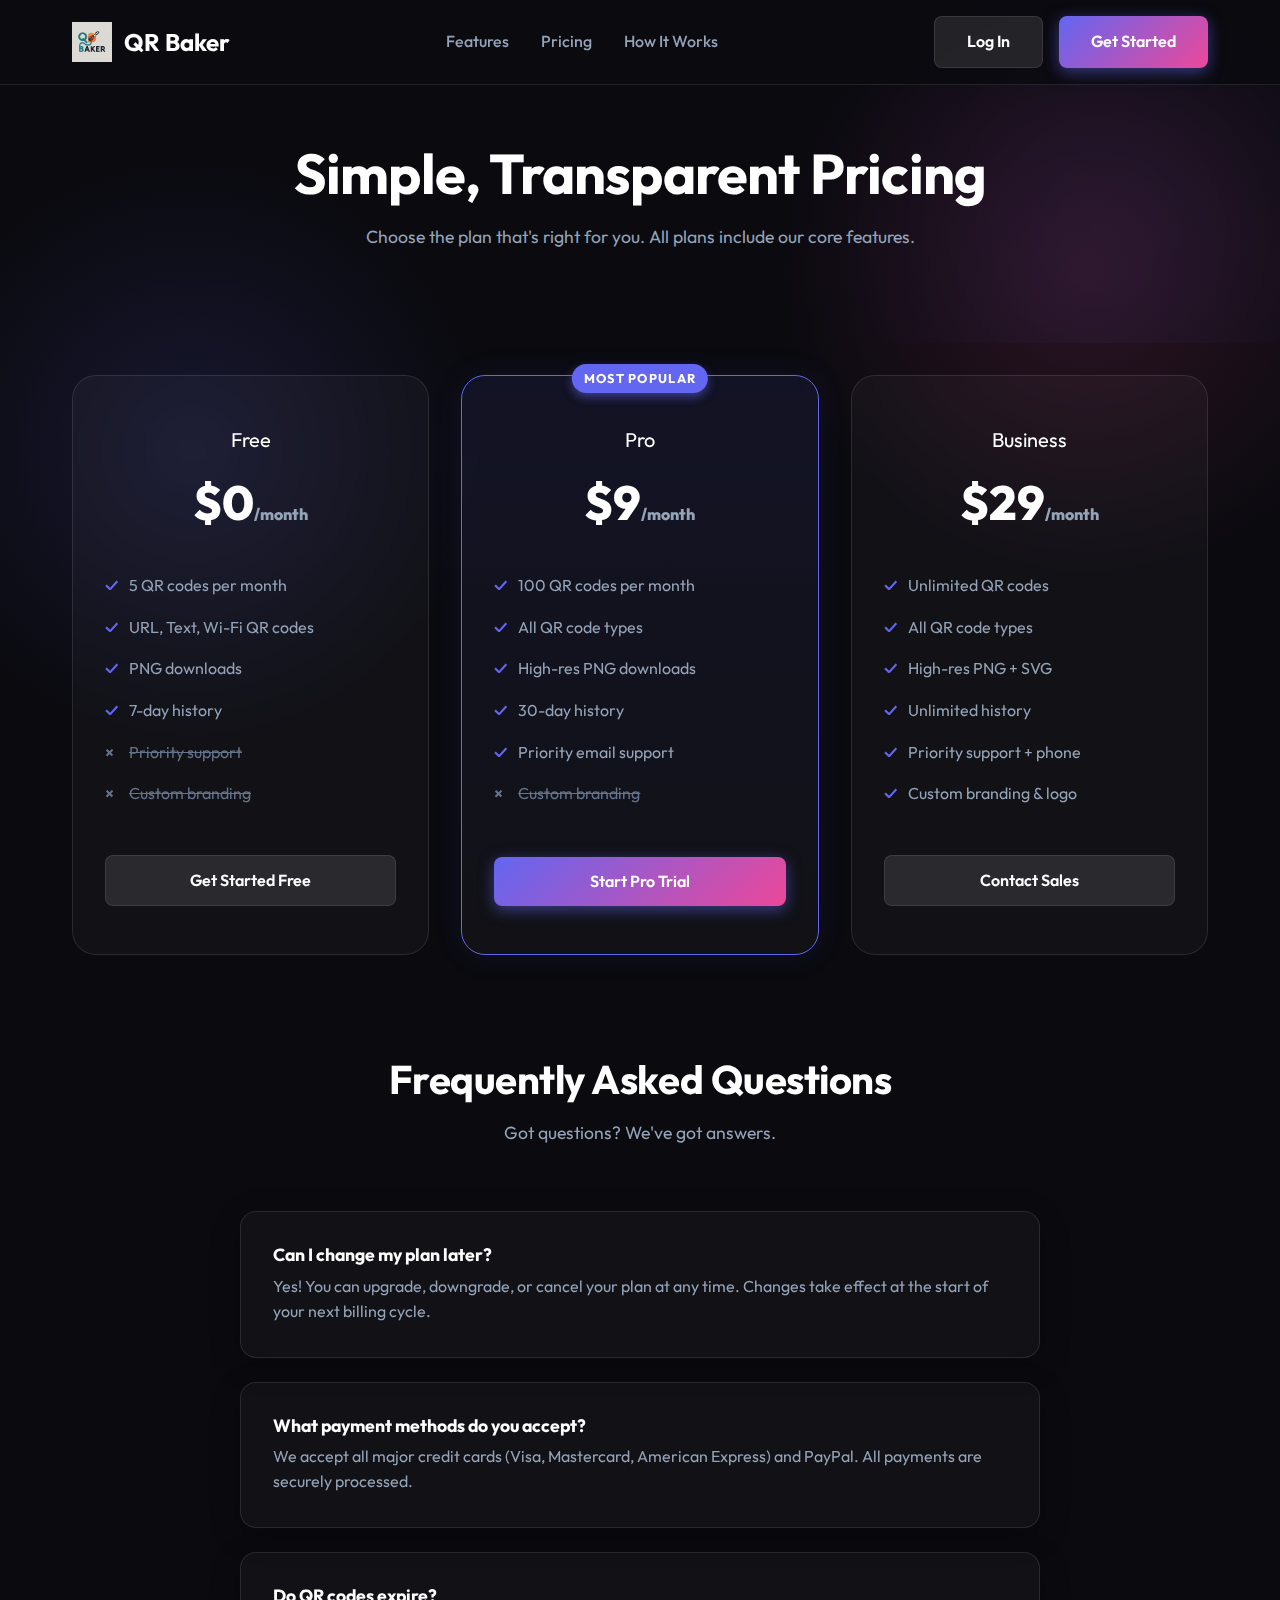
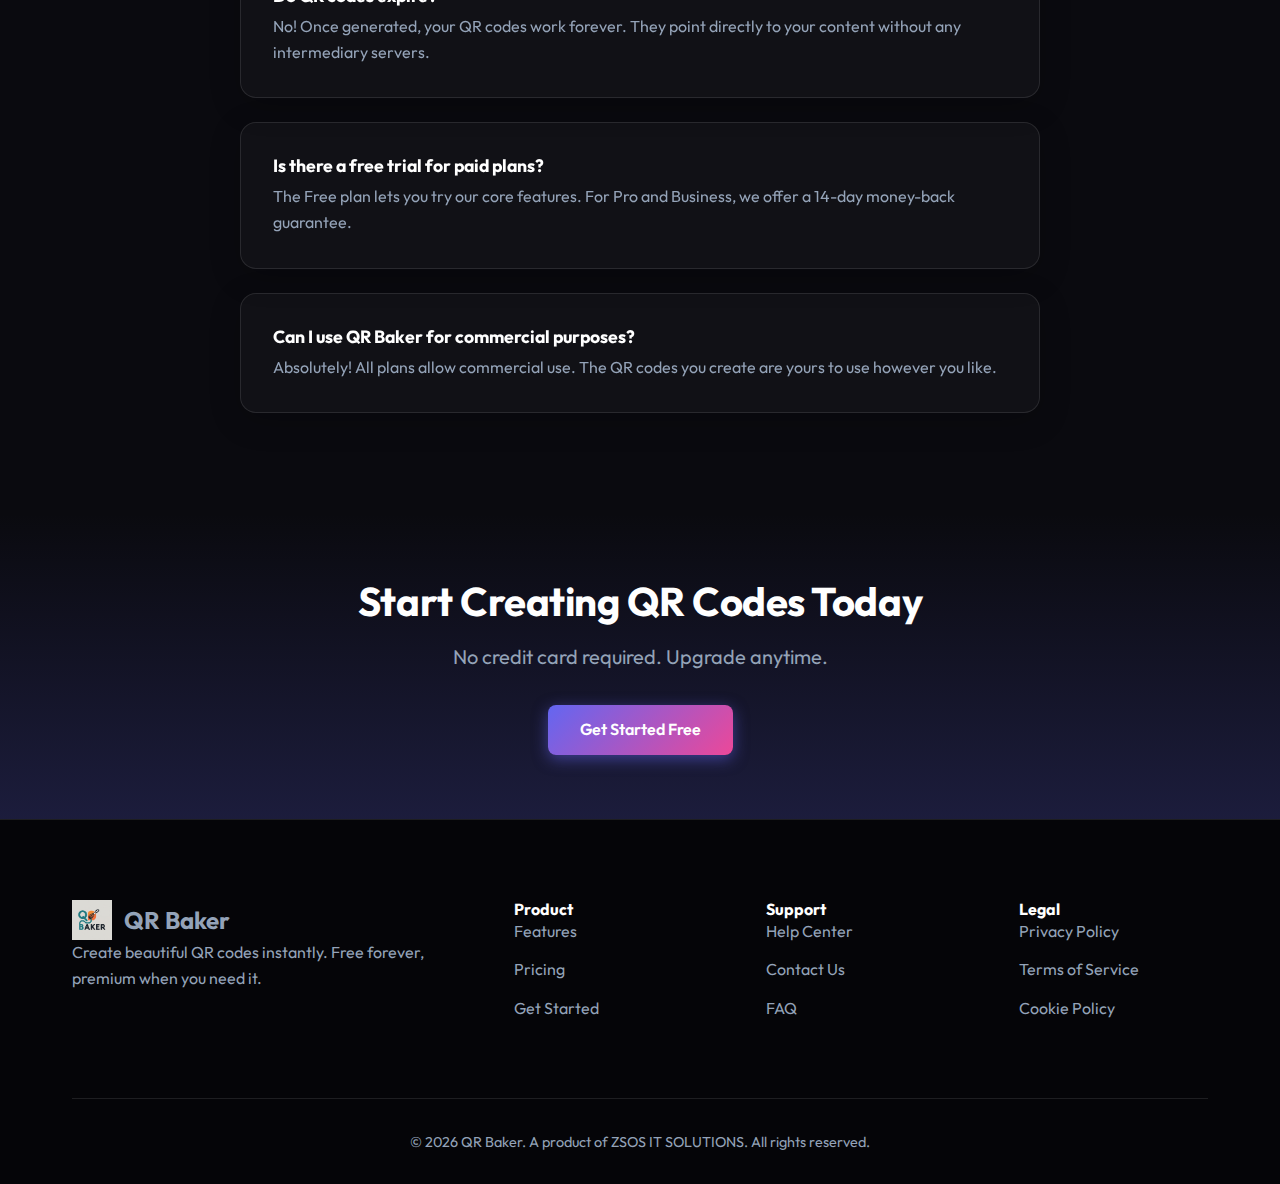
<file: pricing.html>
<!DOCTYPE html>
<html lang="en">

<head>
    <meta charset="UTF-8">
    <meta name="viewport" content="width=device-width, initial-scale=1.0">
    <meta name="description" content="QR Baker Pricing - Choose the perfect plan for your QR code needs">
    <title>Pricing - QR Baker</title>
    <link rel="stylesheet" href="css/style.css">
</head>

<body>
    <!-- Navigation -->
    <nav class="navbar">
        <div class="container">
            <a href="index.html" class="logo">
                <img src="assets/logo.png" alt="QR Baker" class="logo-img">
                <span>QR Baker</span>
            </a>

            <ul class="nav-links">
                <li><a href="index.html#features">Features</a></li>
                <li><a href="pricing.html">Pricing</a></li>
                <li><a href="index.html#how-it-works">How It Works</a></li>
            </ul>

            <div class="nav-actions">
                <a href="login.html" class="btn btn-secondary">Log In</a>
                <a href="signup.html" class="btn btn-primary">Get Started</a>
            </div>

            <button class="mobile-menu-btn" aria-label="Toggle menu">
                <svg width="24" height="24" viewBox="0 0 24 24" fill="none" stroke="currentColor" stroke-width="2">
                    <line x1="3" y1="6" x2="21" y2="6"></line>
                    <line x1="3" y1="12" x2="21" y2="12"></line>
                    <line x1="3" y1="18" x2="21" y2="18"></line>
                </svg>
            </button>
        </div>
    </nav>

    <!-- Pricing Header -->
    <section class="hero" style="min-height: auto; padding-top: 140px; padding-bottom: 60px;">
        <div class="container">
            <div class="section-header" style="margin-bottom: 2rem;">
                <h1>Simple, Transparent Pricing</h1>
                <p>Choose the plan that's right for you. All plans include our core features.</p>
            </div>
        </div>
    </section>

    <!-- Pricing Cards -->
    <section>
        <div class="container">
            <div class="pricing-grid">
                <!-- Free Plan -->
                <div class="pricing-card">
                    <div class="pricing-header">
                        <div class="pricing-plan">Free</div>
                        <div class="pricing-price">$0<span>/month</span></div>
                    </div>
                    <ul class="pricing-features">
                        <li>5 QR codes per month</li>
                        <li>URL, Text, Wi-Fi QR codes</li>
                        <li>PNG downloads</li>
                        <li>7-day history</li>
                        <li class="disabled">Priority support</li>
                        <li class="disabled">Custom branding</li>
                    </ul>
                    <a href="signup.html" class="btn btn-secondary btn-block">Get Started Free</a>
                </div>

                <!-- Pro Plan (Featured) -->
                <div class="pricing-card featured">
                    <div class="card-badge">Most Popular</div>
                    <div class="pricing-header">
                        <div class="pricing-plan">Pro</div>
                        <div class="pricing-price">$9<span>/month</span></div>
                    </div>
                    <ul class="pricing-features">
                        <li>100 QR codes per month</li>
                        <li>All QR code types</li>
                        <li>High-res PNG downloads</li>
                        <li>30-day history</li>
                        <li>Priority email support</li>
                        <li class="disabled">Custom branding</li>
                    </ul>
                    <a href="signup.html?plan=pro" class="btn btn-primary btn-block">Start Pro Trial</a>
                </div>

                <!-- Business Plan -->
                <div class="pricing-card">
                    <div class="pricing-header">
                        <div class="pricing-plan">Business</div>
                        <div class="pricing-price">$29<span>/month</span></div>
                    </div>
                    <ul class="pricing-features">
                        <li>Unlimited QR codes</li>
                        <li>All QR code types</li>
                        <li>High-res PNG + SVG</li>
                        <li>Unlimited history</li>
                        <li>Priority support + phone</li>
                        <li>Custom branding & logo</li>
                    </ul>
                    <a href="signup.html?plan=business" class="btn btn-secondary btn-block">Contact Sales</a>
                </div>
            </div>
        </div>
    </section>

    <!-- FAQ Section -->
    <section class="features">
        <div class="container">
            <div class="section-header">
                <h2>Frequently Asked Questions</h2>
                <p>Got questions? We've got answers.</p>
            </div>

            <div style="max-width: 800px; margin: 0 auto; display: grid; gap: 1.5rem;">
                <div class="glass-panel" style="padding: 2rem;">
                    <h4 style="margin-bottom: 0.5rem; font-size: 1.1rem;">Can I change my plan later?</h4>
                    <p style="color: var(--text-muted);">Yes! You can upgrade, downgrade, or cancel your plan at any
                        time.
                        Changes take effect at the start of your next billing cycle.</p>
                </div>

                <div class="glass-panel" style="padding: 2rem;">
                    <h4 style="margin-bottom: 0.5rem; font-size: 1.1rem;">What payment methods do you accept?</h4>
                    <p style="color: var(--text-muted);">We accept all major credit cards (Visa, Mastercard, American
                        Express) and PayPal. All payments are securely processed.</p>
                </div>

                <div class="glass-panel" style="padding: 2rem;">
                    <h4 style="margin-bottom: 0.5rem; font-size: 1.1rem;">Do QR codes expire?</h4>
                    <p style="color: var(--text-muted);">No! Once generated, your QR codes work forever. They point
                        directly to your content without any intermediary servers.</p>
                </div>

                <div class="glass-panel" style="padding: 2rem;">
                    <h4 style="margin-bottom: 0.5rem; font-size: 1.1rem;">Is there a free trial for paid plans?</h4>
                    <p style="color: var(--text-muted);">The Free plan lets you try our core features. For Pro and
                        Business, we offer a 14-day money-back guarantee.</p>
                </div>

                <div class="glass-panel" style="padding: 2rem;">
                    <h4 style="margin-bottom: 0.5rem; font-size: 1.1rem;">Can I use QR Baker for commercial purposes?
                    </h4>
                    <p style="color: var(--text-muted);">Absolutely! All plans allow commercial use. The QR codes you
                        create are yours to use however you like.</p>
                </div>
            </div>
        </div>
    </section>

    <!-- CTA Section -->
    <section class="cta"
        style="background: linear-gradient(180deg, transparent, rgba(99, 102, 241, 0.2)); padding: var(--space-xl) 0;">
        <div class="container" style="text-align: center;">
            <h2 style="margin-bottom: 1rem;">Start Creating QR Codes Today</h2>
            <p style="color: var(--text-muted); font-size: 1.25rem; margin-bottom: 2rem;">
                No credit card required. Upgrade anytime.
            </p>
            <a href="signup.html" class="btn btn-primary btn-primary:hover">Get Started Free</a>
        </div>
    </section>

    <!-- Footer -->
    <footer class="footer">
        <div class="container">
            <div class="footer-content">
                <div class="footer-brand">
                    <a href="index.html" class="logo">
                        <img src="assets/logo.png" alt="QR Baker" class="logo-img">
                        <span>QR Baker</span>
                    </a>
                    <p>Create beautiful QR codes instantly. Free forever, premium when you need it.</p>
                </div>

                <div class="footer-column">
                    <h4>Product</h4>
                    <ul class="footer-links">
                        <li><a href="index.html#features">Features</a></li>
                        <li><a href="pricing.html">Pricing</a></li>
                        <li><a href="signup.html">Get Started</a></li>
                    </ul>
                </div>

                <div class="footer-column">
                    <h4>Support</h4>
                    <ul class="footer-links">
                        <li><a href="#">Help Center</a></li>
                        <li><a href="#">Contact Us</a></li>
                        <li><a href="#">FAQ</a></li>
                    </ul>
                </div>

                <div class="footer-column">
                    <h4>Legal</h4>
                    <ul class="footer-links">
                        <li><a href="#">Privacy Policy</a></li>
                        <li><a href="#">Terms of Service</a></li>
                        <li><a href="#">Cookie Policy</a></li>
                    </ul>
                </div>
            </div>

            <div class="footer-bottom">
                <p>&copy; 2026 QR Baker. A product of ZSOS IT SOLUTIONS. All rights reserved.</p>
            </div>
        </div>
    </footer>

    <script src="js/app.js"></script>
</body>

</html>
</file>
<file: css/style.css>
@import url('https://fonts.googleapis.com/css2?family=Outfit:wght@300;400;500;600;700;800&display=swap');

/* Design System & Variables */
:root {
    /* Core Palette - Dark Mode Base */
    --bg-dark: #0a0a0f;
    --bg-card: rgba(255, 255, 255, 0.03);
    --bg-glass: rgba(22, 22, 30, 0.6);

    /* Vibrant Accents */
    --primary: #6366f1;
    /* Indigo */
    --primary-glow: rgba(99, 102, 241, 0.5);
    --secondary: #ec4899;
    /* Pink/Magenta */
    --secondary-glow: rgba(236, 72, 153, 0.5);
    --accent: #06b6d4;
    /* Cyan */

    /* Text */
    --text-main: #ffffff;
    --text-muted: #94a3b8;
    --text-dim: #64748b;

    /* Borders & misc */
    --border-light: rgba(255, 255, 255, 0.1);
    --radius-sm: 8px;
    --radius-md: 16px;
    --radius-lg: 24px;

    /* Spacing */
    --space-xs: 0.5rem;
    --space-sm: 1rem;
    --space-md: 1.5rem;
    --space-lg: 2rem;
    --space-xl: 4rem;
}

/* Base Reset & Typography */
* {
    margin: 0;
    padding: 0;
    box-sizing: border-box;
}

body {
    font-family: 'Outfit', -apple-system, sans-serif;
    background-color: var(--bg-dark);
    color: var(--text-main);
    line-height: 1.6;
    overflow-x: hidden;
    /* Subtle background mesh gradient suggestion */
    background-image:
        radial-gradient(circle at 15% 50%, rgba(99, 102, 241, 0.15) 0%, transparent 25%),
        radial-gradient(circle at 85% 30%, rgba(236, 72, 153, 0.15) 0%, transparent 25%);
    background-attachment: fixed;
}

h1,
h2,
h3,
h4,
h5,
h6 {
    line-height: 1.2;
    color: var(--text-main);
    font-weight: 700;
}

h1 {
    font-size: 3.5rem;
    letter-spacing: -0.05rem;
}

h2 {
    font-size: 2.5rem;
    letter-spacing: -0.03rem;
    margin-bottom: 1rem;
}

h3 {
    font-size: 1.5rem;
    margin-bottom: 0.5rem;
}

a {
    text-decoration: none;
    color: inherit;
    transition: all 0.3s ease;
}

ul {
    list-style: none;
}

/* Utility Classes */
.container {
    max-width: 1200px;
    padding: 0 var(--space-lg);
    margin: 0 auto;
    width: 100%;
}

@media (max-width: 640px) {
    .container {
        padding: 0 var(--space-sm);
    }
}

.text-gradient {
    background: linear-gradient(135deg, var(--primary) 0%, var(--secondary) 50%, var(--accent) 100%);
    -webkit-background-clip: text;
    -webkit-text-fill-color: transparent;
    background-clip: text;
}

.hidden {
    display: none;
}

/* Glassmorphism Components */
.glass-panel {
    background: var(--bg-card);
    backdrop-filter: blur(12px);
    -webkit-backdrop-filter: blur(12px);
    border: 1px solid var(--border-light);
    border-radius: var(--radius-md);
    box-shadow: 0 8px 32px 0 rgba(0, 0, 0, 0.2);
}

.btn {
    display: inline-flex;
    align-items: center;
    justify-content: center;
    padding: 12px 32px;
    font-weight: 600;
    border-radius: var(--radius-sm);
    cursor: pointer;
    font-size: 1rem;
    transition: all 0.3s cubic-bezier(0.4, 0, 0.2, 1);
    border: none;
}

.btn-primary {
    background: linear-gradient(135deg, var(--primary), var(--secondary));
    color: white;
    box-shadow: 0 4px 15px var(--primary-glow);
}

.btn-primary:hover {
    transform: translateY(-2px);
    box-shadow: 0 8px 25px var(--primary-glow);
}

.btn-secondary {
    background: rgba(255, 255, 255, 0.1);
    color: white;
    border: 1px solid rgba(255, 255, 255, 0.1);
}

.btn-secondary:hover {
    background: rgba(255, 255, 255, 0.2);
    border-color: white;
}

.btn-ghost {
    background: transparent;
    color: var(--text-muted);
}

.btn-ghost:hover {
    color: var(--text-main);
    background: rgba(255, 255, 255, 0.05);
}

.btn-block {
    width: 100%;
    display: flex;
}

/* Navbar */
.navbar {
    position: fixed;
    top: 0;
    left: 0;
    width: 100%;
    z-index: 1000;
    padding: 1rem 0;
    transition: all 0.3s ease;
    background: rgba(10, 10, 15, 0.8);
    backdrop-filter: blur(20px);
    border-bottom: 1px solid var(--border-light);
}

.mobile-menu-btn {
    display: none;
}

.navbar .container {
    display: flex;
    justify-content: space-between;
    align-items: center;
}

.logo {
    display: flex;
    align-items: center;
    gap: 0.75rem;
    font-weight: 700;
    font-size: 1.5rem;
}

.logo-img {
    width: 40px;
    height: 40px;
    object-fit: contain;
}

.logo span {
    font-size: 1.5rem;
    font-weight: 700;
}

.nav-links {
    display: flex;
    gap: 2rem;
}

.nav-links a {
    color: var(--text-muted);
    font-weight: 500;
}

.nav-links a:hover {
    color: var(--text-main);
    text-shadow: 0 0 10px rgba(255, 255, 255, 0.3);
}

.nav-actions {
    display: flex;
    gap: 1rem;
}

/* Hero Section */
.hero {
    padding: 160px 0 100px;
    min-height: 100vh;
    display: flex;
    align-items: center;
    position: relative;
    overflow: hidden;
}

.hero::before {
    content: '';
    position: absolute;
    top: -20%;
    right: -10%;
    width: 600px;
    height: 600px;
    background: radial-gradient(circle, var(--primary) 0%, transparent 60%);
    opacity: 0.1;
    filter: blur(80px);
    z-index: -1;
}

.hero-content {
    display: grid;
    grid-template-columns: 1.2fr 1fr;
    gap: 4rem;
    align-items: center;
}

.hero-text p {
    font-size: 1.25rem;
    color: var(--text-muted);
    margin: 1.5rem 0 2.5rem;
    max-width: 500px;
}

.hero-actions {
    display: flex;
    gap: 1rem;
}

.hero-visual {
    position: relative;
}

.hero-image {
    background: linear-gradient(145deg, rgba(255, 255, 255, 0.05), rgba(255, 255, 255, 0.01));
    border: 1px solid var(--border-light);
    border-radius: var(--radius-lg);
    padding: 2rem;
    backdrop-filter: blur(20px);
    box-shadow: 0 20px 50px rgba(0, 0, 0, 0.5);
    transform: perspective(1000px) rotateY(-5deg) rotateX(2deg);
    transition: transform 0.5s ease;
}

.hero-image:hover {
    transform: perspective(1000px) rotateY(0) rotateX(0);
}

.hero-qr {
    color: white;
    filter: drop-shadow(0 0 15px var(--primary-glow));
}

/* Features */
.features {
    padding: 100px 0;
    position: relative;
}

.section-header {
    text-align: center;
    margin-bottom: 4rem;
}

.section-header p {
    color: var(--text-muted);
    font-size: 1.1rem;
    margin-top: 1rem;
}

.features-grid {
    display: grid;
    grid-template-columns: repeat(auto-fit, minmax(300px, 1fr));
    gap: 2rem;
}

.card,
.feature-card {
    background: var(--bg-card);
    border: 1px solid var(--border-light);
    padding: 2rem;
    border-radius: var(--radius-md);
    transition: all 0.3s ease;
}

.card:hover,
.feature-card:hover {
    transform: translateY(-5px);
    background: rgba(255, 255, 255, 0.05);
    border-color: var(--primary);
    box-shadow: 0 10px 30px rgba(0, 0, 0, 0.3);
}

.feature-icon {
    font-size: 2.5rem;
    margin-bottom: 1.5rem;
    display: inline-block;
    padding: 12px;
    background: rgba(0, 0, 0, 0.3);
    border-radius: 12px;
}

.feature-card h3 {
    margin-bottom: 0.5rem;
}

.feature-card p {
    color: var(--text-muted);
}

/* CTA Section */
.cta {
    padding: 100px 0;
    text-align: center;
    background: linear-gradient(180deg, transparent, rgba(99, 102, 241, 0.1));
}

.cta h2 {
    margin-bottom: 1.5rem;
}

/* Footer */
.footer {
    border-top: 1px solid var(--border-light);
    padding: 80px 0 30px;
    background: #050508;
    color: var(--text-muted);
}

.footer-content {
    display: grid;
    grid-template-columns: 2fr 1fr 1fr 1fr;
    gap: 4rem;
    margin-bottom: 4rem;
}

.footer-links li {
    margin-bottom: 0.8rem;
}

.footer-links a:hover {
    color: var(--primary);
}

.footer-bottom {
    text-align: center;
    padding-top: 2rem;
    border-top: 1px solid var(--border-light);
    font-size: 0.9rem;
}

/* Responsive */
@media (max-width: 768px) {
    h1 {
        font-size: 2.5rem;
    }

    .hero-content {
        grid-template-columns: 1fr;
        text-align: center;
    }

    .hero-actions {
        justify-content: center;
    }

    .nav-links {
        display: none;
        position: absolute;
        top: 100%;
        left: 0;
        width: 100%;
        background: rgba(10, 10, 15, 0.95);
        backdrop-filter: blur(20px);
        padding: 2rem;
        flex-direction: column;
        align-items: center;
        gap: 1.5rem;
        border-bottom: 1px solid var(--border-light);
        animation: slideDown 0.3s ease forwards;
    }

    .nav-links.active {
        display: flex;
    }

    @keyframes slideDown {
        from {
            opacity: 0;
            transform: translateY(-10px);
        }

        to {
            opacity: 1;
            transform: translateY(0);
        }
    }

    .mobile-menu-btn {
        display: block;
        background: none;
        border: none;
        color: white;
        cursor: pointer;
        padding: 0.5rem;
    }

    /* Mobile menu needed */
    .footer-content {
        grid-template-columns: 1fr;
        gap: 2rem;
    }
}

/* Pricing Page Styles */
.pricing-grid {
    display: grid;
    grid-template-columns: repeat(auto-fit, minmax(300px, 1fr));
    gap: 2rem;
    margin-top: 2rem;
}

.pricing-card {
    background: var(--bg-card);
    border: 1px solid var(--border-light);
    border-radius: var(--radius-lg);
    padding: 3rem 2rem;
    text-align: center;
    backdrop-filter: blur(10px);
    transition: all 0.3s ease;
    display: flex;
    flex-direction: column;
}

.pricing-card.featured {
    background: linear-gradient(180deg, rgba(99, 102, 241, 0.1) 0%, rgba(255, 255, 255, 0.03) 100%);
    border-color: var(--primary);
    box-shadow: 0 0 30px rgba(99, 102, 241, 0.1);
    transform: scale(1.05);
}

.pricing-card:hover {
    transform: translateY(-10px);
}

.pricing-card.featured:hover {
    transform: scale(1.05) translateY(-5px);
}

.card-badge {
    background: var(--primary);
    color: white;
    font-size: 0.8rem;
    text-transform: uppercase;
    letter-spacing: 0.1em;
    font-weight: 700;
    padding: 4px 12px;
    border-radius: 20px;
    position: absolute;
    top: -12px;
    left: 50%;
    transform: translateX(-50%);
    box-shadow: 0 4px 10px var(--primary-glow);
}

.pricing-plan {
    font-size: 1.25rem;
    margin-bottom: 0.5rem;
}

.pricing-price {
    font-size: 3rem;
    font-weight: 800;
    color: var(--text-main);
    margin-bottom: 2rem;
}

.pricing-price span {
    font-size: 1rem;
    color: var(--text-muted);
}

.pricing-features {
    text-align: left;
    margin-bottom: 2rem;
    flex: 1;
}

.pricing-features li {
    margin-bottom: 1rem;
    color: var(--text-muted);
    position: relative;
    padding-left: 24px;
}

.pricing-features li::before {
    content: '✓';
    position: absolute;
    left: 0;
    color: var(--primary);
    font-weight: bold;
}

.pricing-features li.disabled {
    color: var(--text-dim);
    text-decoration: line-through;
}

.pricing-features li.disabled::before {
    content: '×';
    color: var(--text-dim);
}

/* Authentication Pages */
.auth-page {
    display: flex;
    align-items: center;
    justify-content: center;
    min-height: 100vh;
    padding: 2rem;
}

.auth-card {
    background: var(--bg-card);
    backdrop-filter: blur(12px);
    border: 1px solid var(--border-light);
    border-radius: var(--radius-lg);
    padding: 3rem;
    width: 100%;
    max-width: 450px;
    box-shadow: 0 20px 40px rgba(0, 0, 0, 0.3);
}

.auth-header {
    text-align: center;
    margin-bottom: 2rem;
}

.auth-header .logo {
    justify-content: center;
    margin-bottom: 1.5rem;
}

.auth-header h1 {
    font-size: 1.75rem;
    margin-bottom: 0.5rem;
}

.auth-header p {
    color: var(--text-muted);
}

.auth-divider {
    text-align: center;
    margin: 1.5rem 0;
    position: relative;
    color: var(--text-dim);
    font-size: 0.9rem;
}

.auth-divider::before,
.auth-divider::after {
    content: '';
    position: absolute;
    top: 50%;
    width: 45%;
    height: 1px;
    background: var(--border-light);
}

.auth-divider::before {
    left: 0;
}

.auth-divider::after {
    right: 0;
}

.auth-footer {
    text-align: center;
    margin-top: 1.5rem;
    color: var(--text-muted);
    font-size: 0.9rem;
}

.auth-footer a {
    color: var(--primary);
    font-weight: 600;
}

/* General Form Styles */
.form-group {
    margin-bottom: 1.5rem;
}

.form-label {
    display: block;
    margin-bottom: 0.5rem;
    color: var(--text-muted);
    font-size: 0.95rem;
    font-weight: 500;
}

.form-input {
    width: 100%;
    background: rgba(0, 0, 0, 0.3);
    border: 1px solid var(--border-light);
    padding: 12px 16px;
    border-radius: var(--radius-sm);
    color: white;
    font-size: 1rem;
    font-family: inherit;
    transition: all 0.2s;
}

.form-input:focus {
    outline: none;
    border-color: var(--primary);
    box-shadow: 0 0 0 3px rgba(99, 102, 241, 0.15);
    background: rgba(0, 0, 0, 0.5);
}

.form-hint {
    font-size: 0.85rem;
    color: var(--text-dim);
    margin-top: 0.25rem;
}

.form-hint a {
    color: var(--text-muted);
}

.form-hint a:hover {
    color: var(--primary);
}

.alert {
    padding: 1rem;
    border-radius: var(--radius-sm);
    margin-bottom: 1.5rem;
    font-size: 0.9rem;
}

.alert-error {
    background: rgba(239, 68, 68, 0.1);
    border: 1px solid rgba(239, 68, 68, 0.2);
    color: #fca5a5;
}

.alert-success {
    background: rgba(16, 185, 129, 0.1);
    border: 1px solid rgba(16, 185, 129, 0.2);
    color: #86efac;
}
</file>
